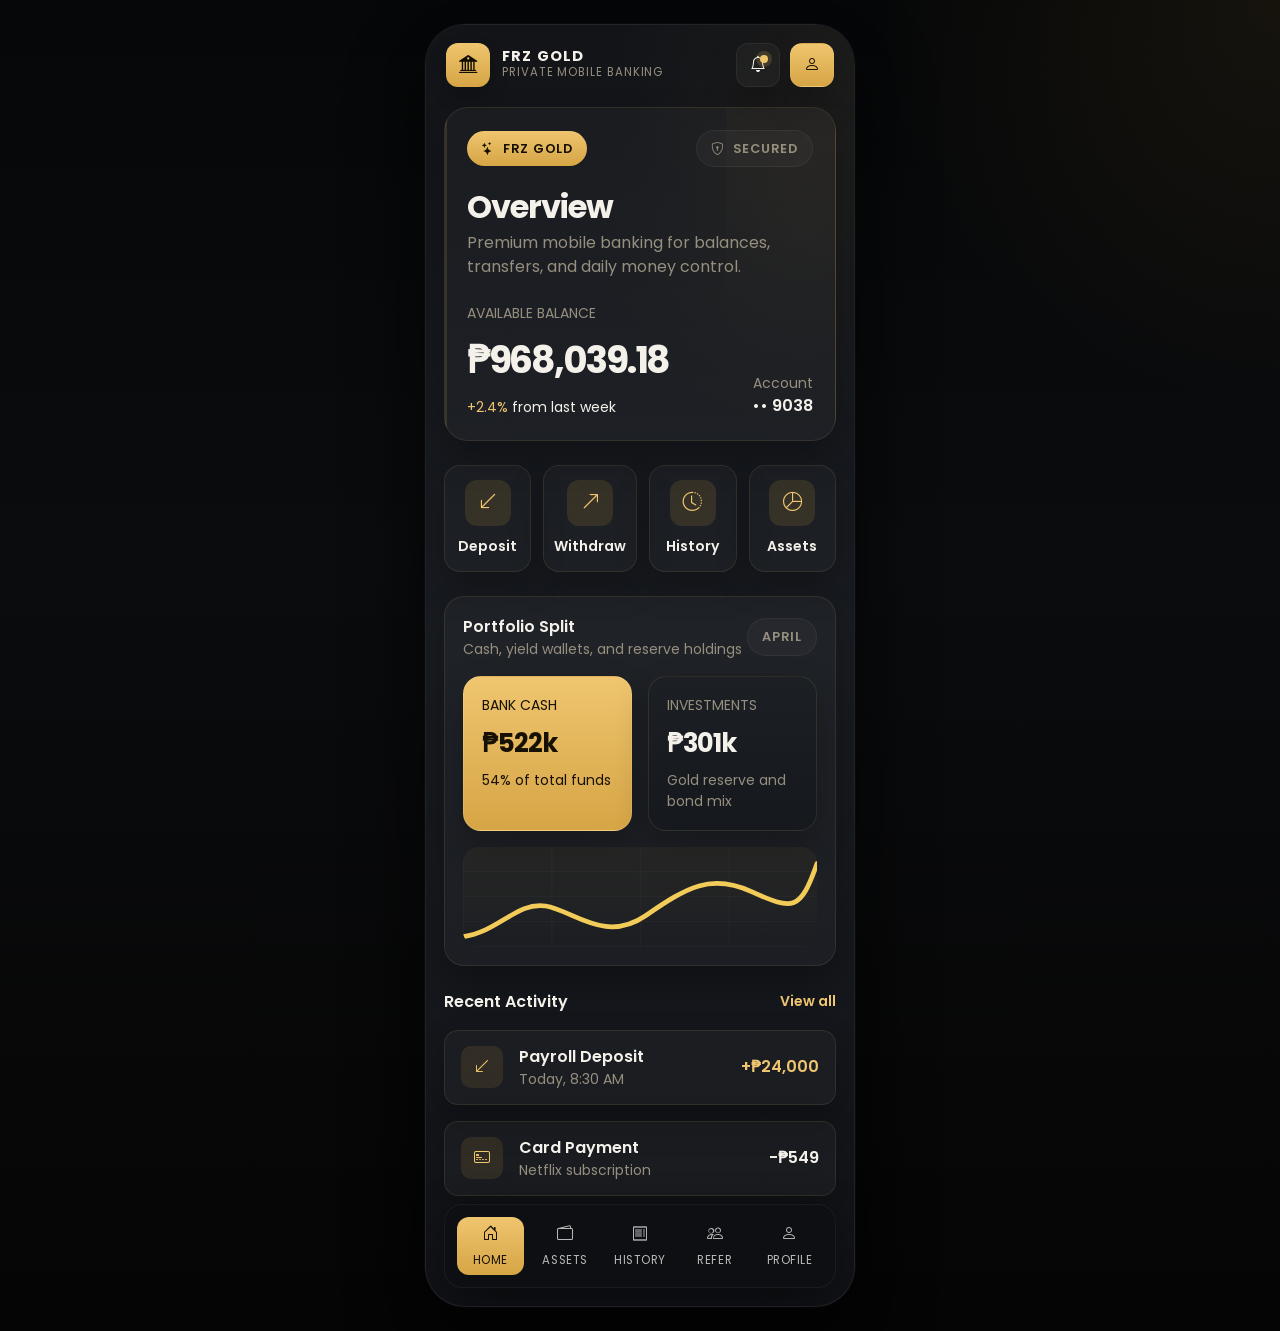
<file: index.html>
<!DOCTYPE html>
<html lang="en">
<head>
  <meta charset="UTF-8">
  <meta name="viewport" content="width=device-width, initial-scale=1.0">
  <title>FRZ Gold Bank | Overview</title>
  <link rel="preconnect" href="https://fonts.googleapis.com">
  <link rel="preconnect" href="https://fonts.gstatic.com" crossorigin>
  <link href="https://fonts.googleapis.com/css2?family=Poppins:wght@400;500;600;700&display=swap" rel="stylesheet">
  <link href="https://cdn.jsdelivr.net/npm/bootstrap@5.3.3/dist/css/bootstrap.min.css" rel="stylesheet">
  <link href="https://cdn.jsdelivr.net/npm/bootstrap-icons@1.11.3/font/bootstrap-icons.min.css" rel="stylesheet">
  <link href="assets/css/styles.css" rel="stylesheet">
</head>
<body data-page="overview">
  <main class="app-shell">
    <div class="phone-frame">
      <div class="screen">
        <div class="floating-accent"></div>
        <div class="top-app-bar">
          <div class="top-brand">
            <span class="top-brand-mark"><i class="bi bi-bank2"></i></span>
            <div class="top-brand-copy">
              <div class="top-brand-name">FRZ Gold</div>
              <div class="top-brand-meta">Private mobile banking</div>
            </div>
          </div>
          <div class="top-app-actions">
            <a class="top-icon-btn" href="transactions.html" aria-label="Notifications">
              <i class="bi bi-bell"></i>
              <span class="top-icon-dot"></span>
            </a>
            <a class="top-icon-btn is-user" href="profile.html" aria-label="Profile">
              <i class="bi bi-person"></i>
            </a>
          </div>
        </div>
        <section class="hero-card mt-2">
          <div class="d-flex align-items-center justify-content-between mb-4">
            <div>
              <span class="brand-chip"><i class="bi bi-stars"></i> FRZ Gold</span>
            </div>
            <span class="soft-chip"><i class="bi bi-shield-lock"></i> Secured</span>
          </div>
          <div class="section-title mb-2">Overview</div>
          <p class="section-subtitle mb-4">Premium mobile banking for balances, transfers, and daily money control.</p>
          <div class="d-flex justify-content-between align-items-end">
            <div>
              <div class="text-uppercase small muted mb-2">Available Balance</div>
              <div class="balance-figure">₱968,039.18</div>
              <div class="small mt-2"><span class="gold-text">+2.4%</span> from last week</div>
            </div>
            <div class="text-end">
              <div class="small muted">Account</div>
              <div class="fw-semibold">•• 9038</div>
            </div>
          </div>
        </section>

        <section class="mt-4">
          <div class="quick-actions">
            <a class="action-card" href="deposit.html">
              <div class="action-icon"><i class="bi bi-arrow-down-left"></i></div>
              <div class="small fw-semibold">Deposit</div>
            </a>
            <a class="action-card" href="withdraw.html">
              <div class="action-icon"><i class="bi bi-arrow-up-right"></i></div>
              <div class="small fw-semibold">Withdraw</div>
            </a>
            <a class="action-card" href="transactions.html">
              <div class="action-icon"><i class="bi bi-clock-history"></i></div>
              <div class="small fw-semibold">History</div>
            </a>
            <a class="action-card" href="assets.html">
              <div class="action-icon"><i class="bi bi-pie-chart"></i></div>
              <div class="small fw-semibold">Assets</div>
            </a>
          </div>
        </section>

        <section class="section-panel mt-4">
          <div class="d-flex justify-content-between align-items-center mb-3">
            <div>
              <div class="fw-semibold">Portfolio Split</div>
              <div class="small muted">Cash, yield wallets, and reserve holdings</div>
            </div>
            <span class="soft-chip">April</span>
          </div>
          <div class="row g-3">
            <div class="col-6">
              <div class="metric-card gold-surface h-100">
                <div class="small text-uppercase mb-2">Bank Cash</div>
                <div class="value">₱522k</div>
                <div class="small mt-2">54% of total funds</div>
              </div>
            </div>
            <div class="col-6">
              <div class="metric-card dark-surface h-100">
                <div class="small text-uppercase muted mb-2">Investments</div>
                <div class="value">₱301k</div>
                <div class="small muted mt-2">Gold reserve and bond mix</div>
              </div>
            </div>
          </div>
          <div class="mini-chart mt-3">
            <svg viewBox="0 0 300 100" preserveAspectRatio="none" aria-hidden="true">
              <path d="M0 76 C30 72, 46 46, 70 50 S120 82, 155 58 S210 22, 245 38 S286 54, 300 14" fill="none" stroke="#f2cb59" stroke-width="4" stroke-linecap="round"/>
            </svg>
          </div>
        </section>

        <section class="mt-4">
          <div class="d-flex justify-content-between align-items-center mb-3">
            <div class="fw-semibold">Recent Activity</div>
            <a class="page-link-inline small" href="transactions.html">View all</a>
          </div>
          <div class="d-grid gap-3">
            <div class="list-row">
              <div class="d-flex align-items-center gap-3">
                <span class="row-icon"><i class="bi bi-arrow-down-left"></i></span>
                <div>
                  <div class="fw-semibold">Payroll Deposit</div>
                  <div class="small muted">Today, 8:30 AM</div>
                </div>
              </div>
              <div class="fw-semibold gold-text">+₱24,000</div>
            </div>
            <div class="list-row">
              <div class="d-flex align-items-center gap-3">
                <span class="row-icon"><i class="bi bi-credit-card-2-front"></i></span>
                <div>
                  <div class="fw-semibold">Card Payment</div>
                  <div class="small muted">Netflix subscription</div>
                </div>
              </div>
              <div class="fw-semibold">-₱549</div>
            </div>
          </div>
        </section>

        <nav class="bottom-nav">
          <a class="nav-item-mobile" data-page="overview" href="index.html"><i class="bi bi-house-door"></i><span>Home</span></a>
          <a class="nav-item-mobile" data-page="assets" href="assets.html"><i class="bi bi-wallet2"></i><span>Assets</span></a>
          <a class="nav-item-mobile" data-page="transactions" href="transactions.html"><i class="bi bi-receipt"></i><span>History</span></a>
          <a class="nav-item-mobile" data-page="referrals" href="referrals.html"><i class="bi bi-people"></i><span>Refer</span></a>
          <a class="nav-item-mobile" data-page="profile" href="profile.html"><i class="bi bi-person"></i><span>Profile</span></a>
        </nav>
      </div>
    </div>
  </main>
  <script src="assets/js/app.js"></script>
</body>
</html>
</file>
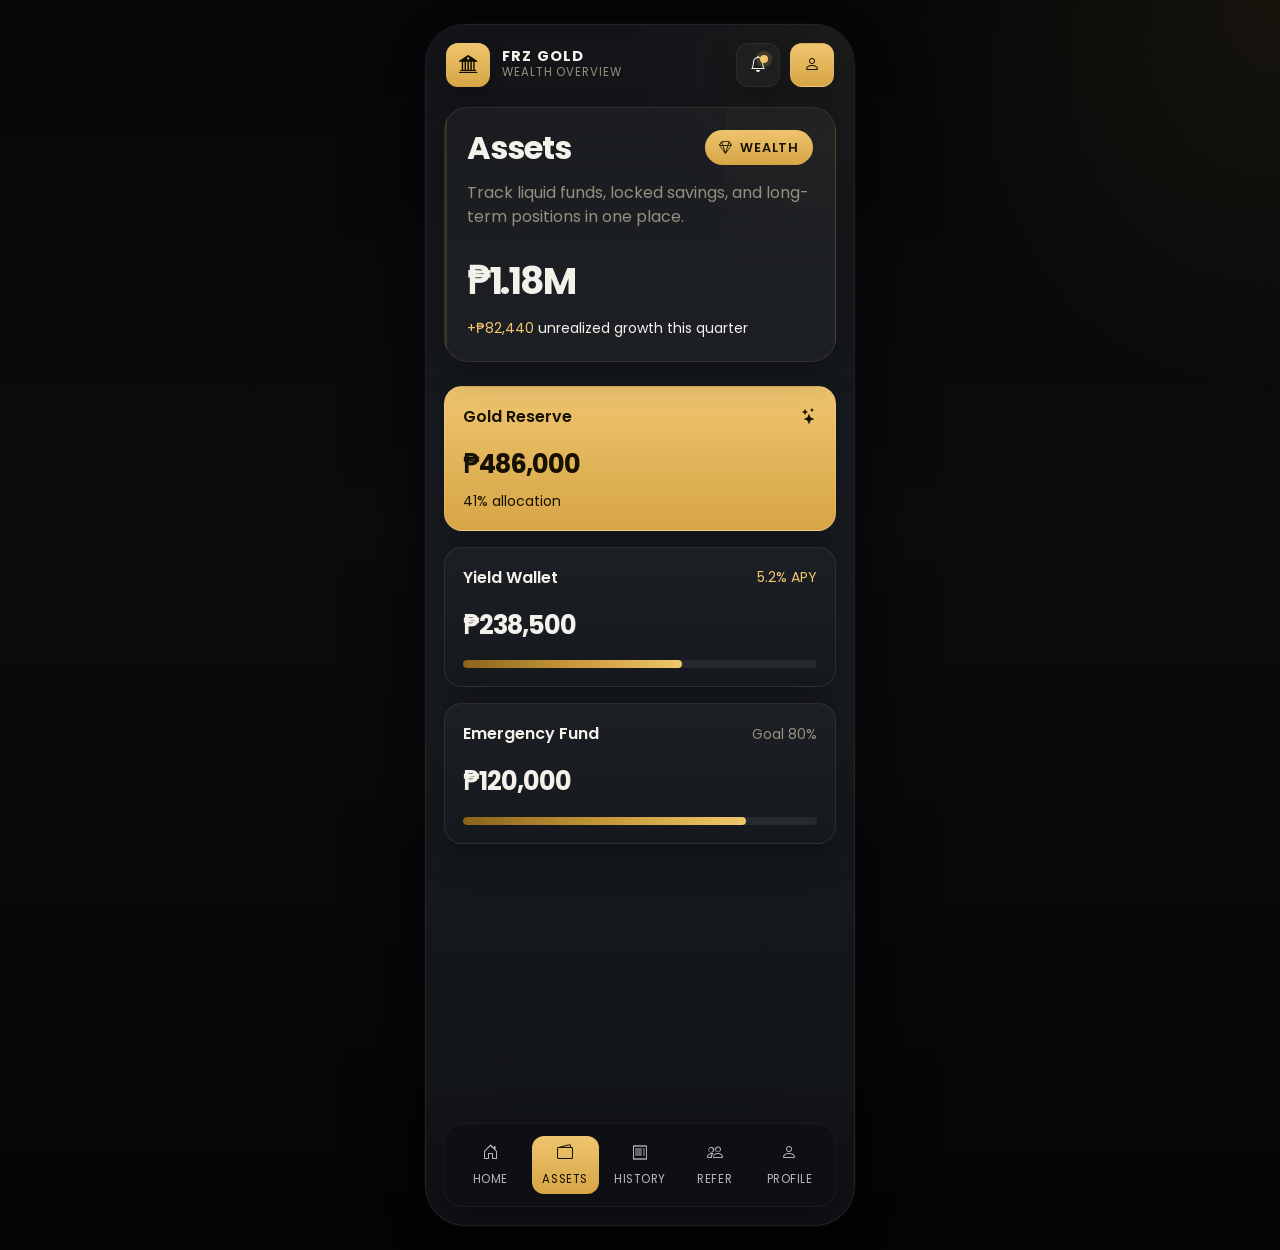
<file: assets.html>
<!DOCTYPE html>
<html lang="en">
<head>
  <meta charset="UTF-8">
  <meta name="viewport" content="width=device-width, initial-scale=1.0">
  <title>FRZ Gold Bank | Assets</title>
  <link rel="preconnect" href="https://fonts.googleapis.com">
  <link rel="preconnect" href="https://fonts.gstatic.com" crossorigin>
  <link href="https://fonts.googleapis.com/css2?family=Poppins:wght@400;500;600;700&display=swap" rel="stylesheet">
  <link href="https://cdn.jsdelivr.net/npm/bootstrap@5.3.3/dist/css/bootstrap.min.css" rel="stylesheet">
  <link href="https://cdn.jsdelivr.net/npm/bootstrap-icons@1.11.3/font/bootstrap-icons.min.css" rel="stylesheet">
  <link href="assets/css/styles.css" rel="stylesheet">
</head>
<body data-page="assets">
  <main class="app-shell">
    <div class="phone-frame">
      <div class="screen">
        <div class="top-app-bar">
          <div class="top-brand">
            <span class="top-brand-mark"><i class="bi bi-bank2"></i></span>
            <div class="top-brand-copy">
              <div class="top-brand-name">FRZ Gold</div>
              <div class="top-brand-meta">Wealth overview</div>
            </div>
          </div>
          <div class="top-app-actions">
            <a class="top-icon-btn" href="transactions.html" aria-label="Notifications">
              <i class="bi bi-bell"></i>
              <span class="top-icon-dot"></span>
            </a>
            <a class="top-icon-btn is-user" href="profile.html" aria-label="Profile">
              <i class="bi bi-person"></i>
            </a>
          </div>
        </div>
        <section class="hero-card mt-3">
          <div class="d-flex justify-content-between align-items-center mb-3">
            <div class="section-title">Assets</div>
            <span class="brand-chip"><i class="bi bi-gem"></i> Wealth</span>
          </div>
          <p class="section-subtitle mb-4">Track liquid funds, locked savings, and long-term positions in one place.</p>
          <div class="balance-figure">₱1.18M</div>
          <div class="small mt-2"><span class="gold-text">+₱82,440</span> unrealized growth this quarter</div>
        </section>

        <section class="mt-4 d-grid gap-3">
          <div class="account-card gold-surface">
            <div class="d-flex justify-content-between align-items-center mb-3">
              <div class="fw-semibold">Gold Reserve</div>
              <i class="bi bi-stars"></i>
            </div>
            <div class="value">₱486,000</div>
            <div class="small mt-2">41% allocation</div>
          </div>
          <div class="account-card dark-surface">
            <div class="d-flex justify-content-between align-items-center mb-3">
              <div class="fw-semibold">Yield Wallet</div>
              <span class="small gold-text">5.2% APY</span>
            </div>
            <div class="value">₱238,500</div>
            <div class="progress-thin mt-3"><span style="width: 62%"></span></div>
          </div>
          <div class="account-card dark-surface">
            <div class="d-flex justify-content-between align-items-center mb-3">
              <div class="fw-semibold">Emergency Fund</div>
              <span class="small muted">Goal 80%</span>
            </div>
            <div class="value">₱120,000</div>
            <div class="progress-thin mt-3"><span style="width: 80%"></span></div>
          </div>
        </section>

        <nav class="bottom-nav">
          <a class="nav-item-mobile" data-page="overview" href="index.html"><i class="bi bi-house-door"></i><span>Home</span></a>
          <a class="nav-item-mobile active" data-page="assets" href="assets.html"><i class="bi bi-wallet2"></i><span>Assets</span></a>
          <a class="nav-item-mobile" data-page="transactions" href="transactions.html"><i class="bi bi-receipt"></i><span>History</span></a>
          <a class="nav-item-mobile" data-page="referrals" href="referrals.html"><i class="bi bi-people"></i><span>Refer</span></a>
          <a class="nav-item-mobile" data-page="profile" href="profile.html"><i class="bi bi-person"></i><span>Profile</span></a>
        </nav>
      </div>
    </div>
  </main>
  <script src="assets/js/app.js"></script>
</body>
</html>
</file>
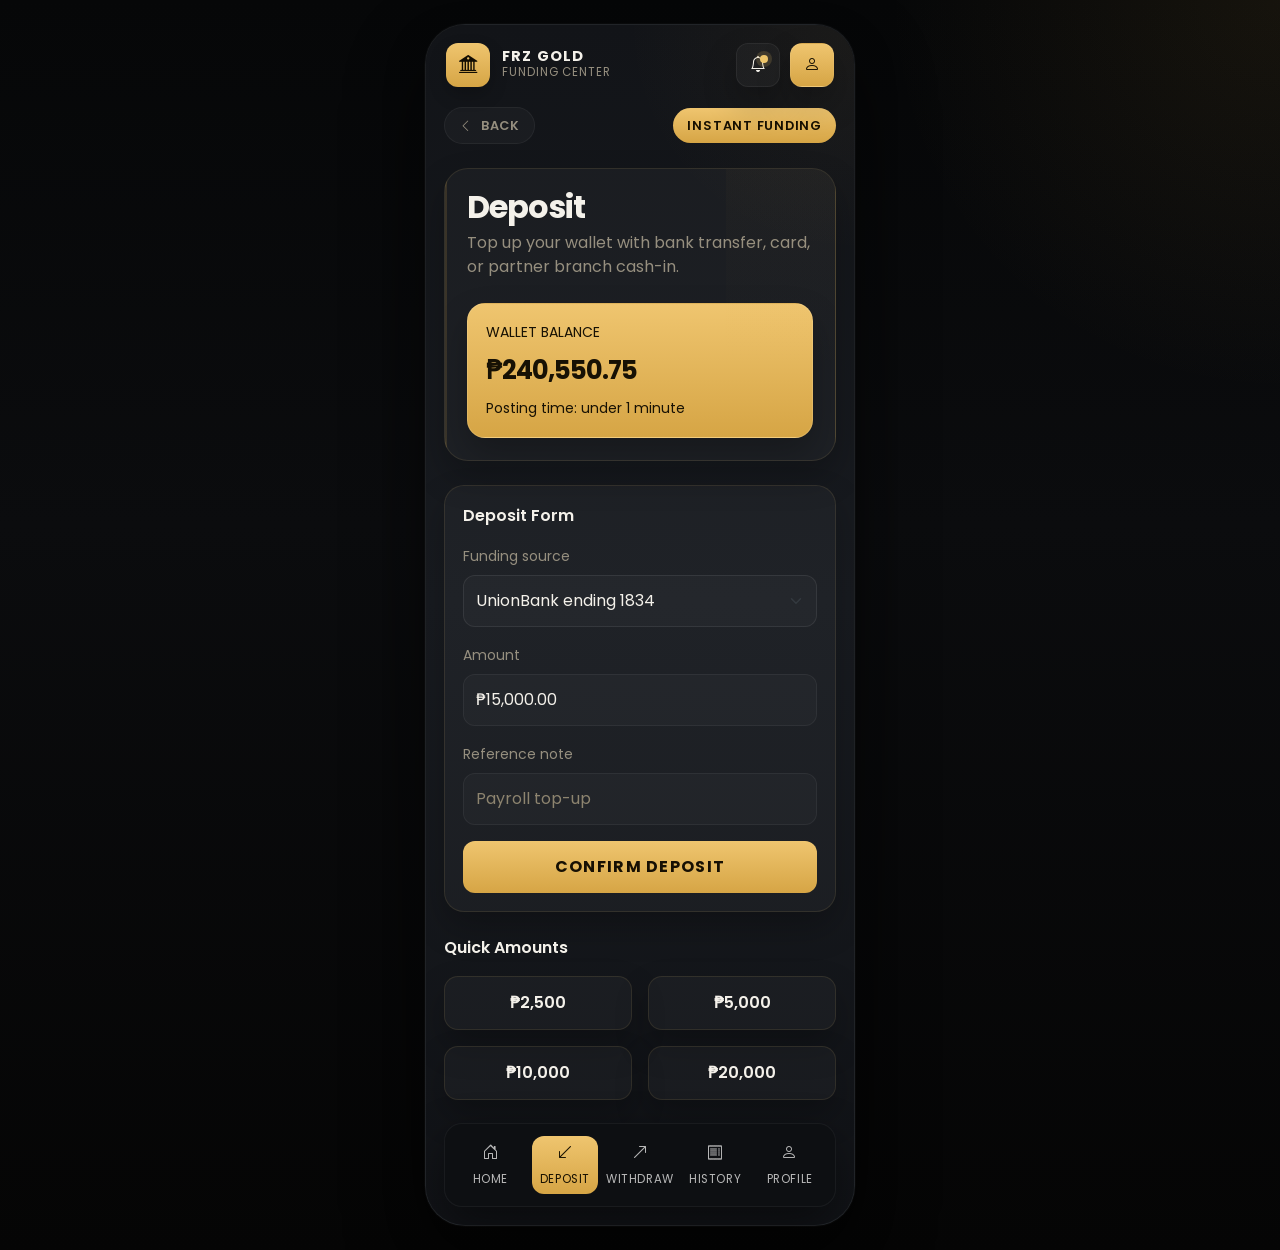
<file: deposit.html>
<!DOCTYPE html>
<html lang="en">
<head>
  <meta charset="UTF-8">
  <meta name="viewport" content="width=device-width, initial-scale=1.0">
  <title>FRZ Gold Bank | Deposit</title>
  <link rel="preconnect" href="https://fonts.googleapis.com">
  <link rel="preconnect" href="https://fonts.gstatic.com" crossorigin>
  <link href="https://fonts.googleapis.com/css2?family=Poppins:wght@400;500;600;700&display=swap" rel="stylesheet">
  <link href="https://cdn.jsdelivr.net/npm/bootstrap@5.3.3/dist/css/bootstrap.min.css" rel="stylesheet">
  <link href="https://cdn.jsdelivr.net/npm/bootstrap-icons@1.11.3/font/bootstrap-icons.min.css" rel="stylesheet">
  <link href="assets/css/styles.css" rel="stylesheet">
</head>
<body data-page="deposit">
  <main class="app-shell">
    <div class="phone-frame">
      <div class="screen">
        <div class="top-app-bar">
          <div class="top-brand">
            <span class="top-brand-mark"><i class="bi bi-bank2"></i></span>
            <div class="top-brand-copy">
              <div class="top-brand-name">FRZ Gold</div>
              <div class="top-brand-meta">Funding center</div>
            </div>
          </div>
          <div class="top-app-actions">
            <a class="top-icon-btn" href="transactions.html" aria-label="Notifications">
              <i class="bi bi-bell"></i>
              <span class="top-icon-dot"></span>
            </a>
            <a class="top-icon-btn is-user" href="profile.html" aria-label="Profile">
              <i class="bi bi-person"></i>
            </a>
          </div>
        </div>
        <div class="d-flex justify-content-between align-items-center mt-3 mb-4">
          <a class="soft-chip" href="index.html"><i class="bi bi-chevron-left"></i> Back</a>
          <span class="brand-chip">Instant Funding</span>
        </div>

        <section class="hero-card">
          <div class="section-title mb-2">Deposit</div>
          <p class="section-subtitle mb-4">Top up your wallet with bank transfer, card, or partner branch cash-in.</p>
          <div class="metric-card gold-surface">
            <div class="small text-uppercase mb-2">Wallet Balance</div>
            <div class="value">₱240,550.75</div>
            <div class="small mt-2">Posting time: under 1 minute</div>
          </div>
        </section>

        <section class="section-panel mt-4">
          <div class="fw-semibold mb-3">Deposit Form</div>
          <div class="d-grid gap-3">
            <div>
              <label class="form-label small muted">Funding source</label>
              <select class="form-select">
                <option>UnionBank ending 1834</option>
                <option>BPI Debit ending 5204</option>
                <option>Cash pickup partner</option>
              </select>
            </div>
            <div>
              <label class="form-label small muted">Amount</label>
              <input class="form-control" type="text" value="₱15,000.00">
            </div>
            <div>
              <label class="form-label small muted">Reference note</label>
              <input class="form-control" type="text" placeholder="Payroll top-up">
            </div>
            <button class="btn btn-gold">Confirm Deposit</button>
          </div>
        </section>

        <section class="mt-4">
          <div class="fw-semibold mb-3">Quick Amounts</div>
          <div class="row g-3">
            <div class="col-6"><div class="list-row justify-content-center fw-semibold">₱2,500</div></div>
            <div class="col-6"><div class="list-row justify-content-center fw-semibold">₱5,000</div></div>
            <div class="col-6"><div class="list-row justify-content-center fw-semibold">₱10,000</div></div>
            <div class="col-6"><div class="list-row justify-content-center fw-semibold">₱20,000</div></div>
          </div>
        </section>

        <nav class="bottom-nav">
          <a class="nav-item-mobile" data-page="overview" href="index.html"><i class="bi bi-house-door"></i><span>Home</span></a>
          <a class="nav-item-mobile active" data-page="deposit" href="deposit.html"><i class="bi bi-arrow-down-left"></i><span>Deposit</span></a>
          <a class="nav-item-mobile" data-page="withdraw" href="withdraw.html"><i class="bi bi-arrow-up-right"></i><span>Withdraw</span></a>
          <a class="nav-item-mobile" data-page="transactions" href="transactions.html"><i class="bi bi-receipt"></i><span>History</span></a>
          <a class="nav-item-mobile" data-page="profile" href="profile.html"><i class="bi bi-person"></i><span>Profile</span></a>
        </nav>
      </div>
    </div>
  </main>
  <script src="assets/js/app.js"></script>
</body>
</html>
</file>
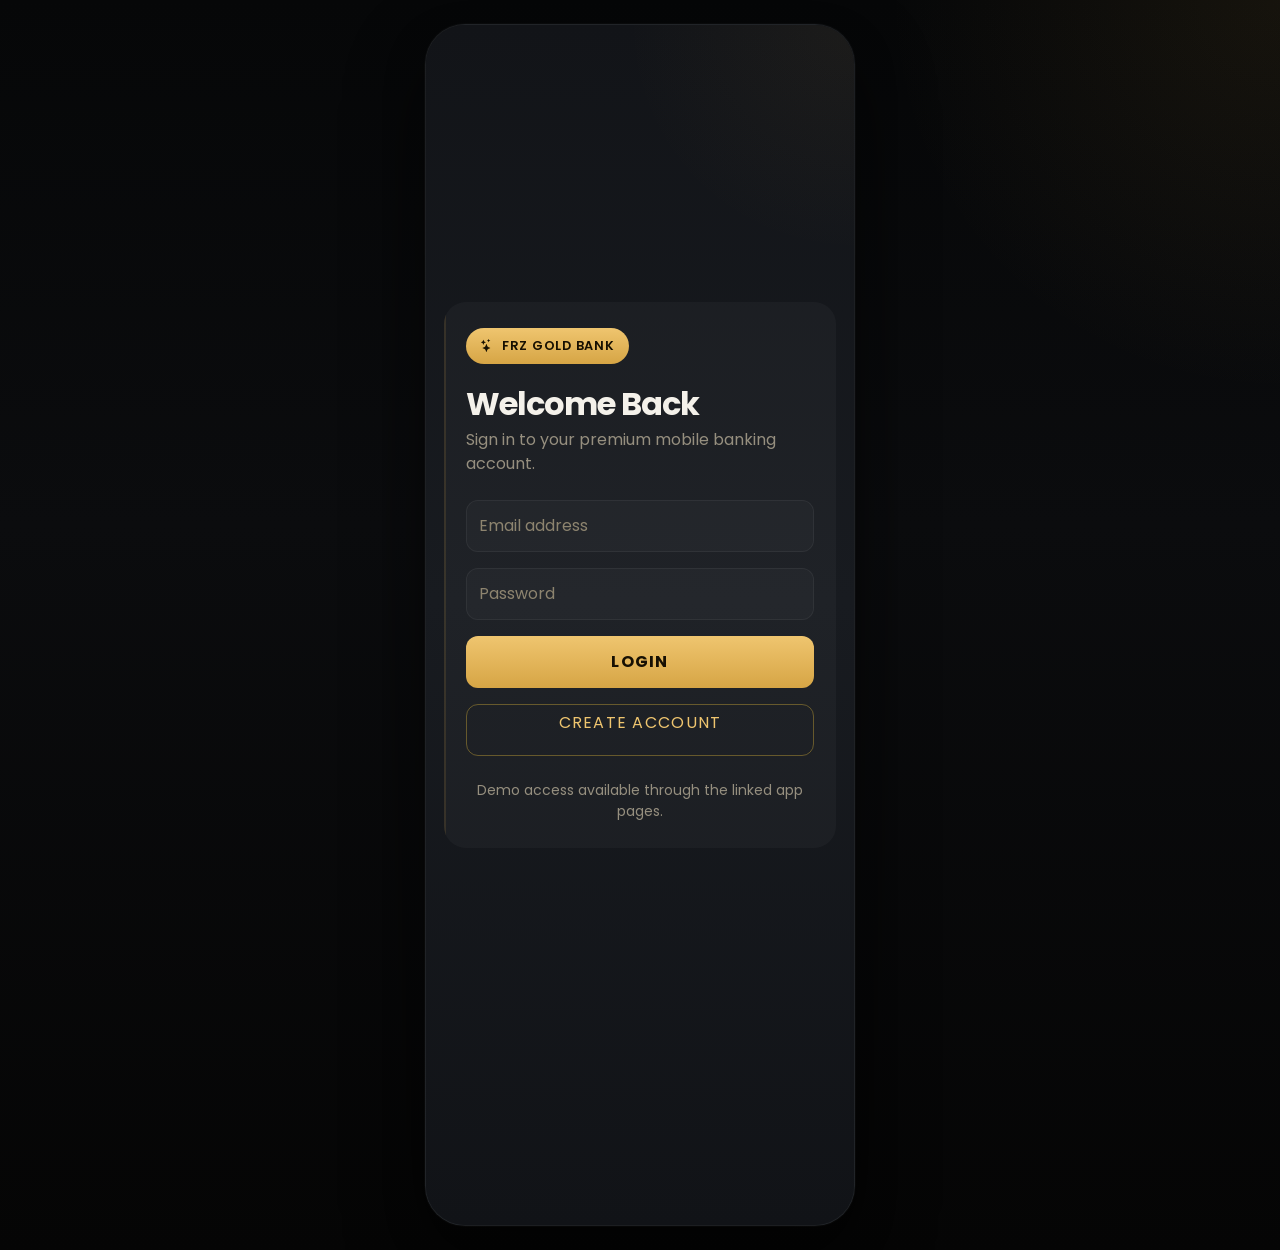
<file: login.html>
<!DOCTYPE html>
<html lang="en">
<head>
  <meta charset="UTF-8">
  <meta name="viewport" content="width=device-width, initial-scale=1.0">
  <title>FRZ Gold Bank | Login</title>
  <link rel="preconnect" href="https://fonts.googleapis.com">
  <link rel="preconnect" href="https://fonts.gstatic.com" crossorigin>
  <link href="https://fonts.googleapis.com/css2?family=Poppins:wght@400;500;600;700&display=swap" rel="stylesheet">
  <link href="https://cdn.jsdelivr.net/npm/bootstrap@5.3.3/dist/css/bootstrap.min.css" rel="stylesheet">
  <link href="https://cdn.jsdelivr.net/npm/bootstrap-icons@1.11.3/font/bootstrap-icons.min.css" rel="stylesheet">
  <link href="assets/css/styles.css" rel="stylesheet">
</head>
<body data-page="login">
  <main class="app-shell">
    <div class="phone-frame">
      <div class="screen auth-screen">
        <div class="auth-card">
          <span class="brand-chip mb-4"><i class="bi bi-stars"></i> FRZ Gold Bank</span>
          <div class="section-title mb-2">Welcome Back</div>
          <p class="section-subtitle mb-4">Sign in to your premium mobile banking account.</p>

          <div class="d-grid gap-3">
            <input class="form-control" type="email" placeholder="Email address">
            <input class="form-control" type="password" placeholder="Password">
            <button class="btn btn-gold">Login</button>
            <a class="btn btn-outline-gold" href="register.html">Create Account</a>
          </div>

          <div class="text-center mt-4 small muted">
            Demo access available through the linked app pages.
          </div>
        </div>
      </div>
    </div>
  </main>
</body>
</html>
</file>
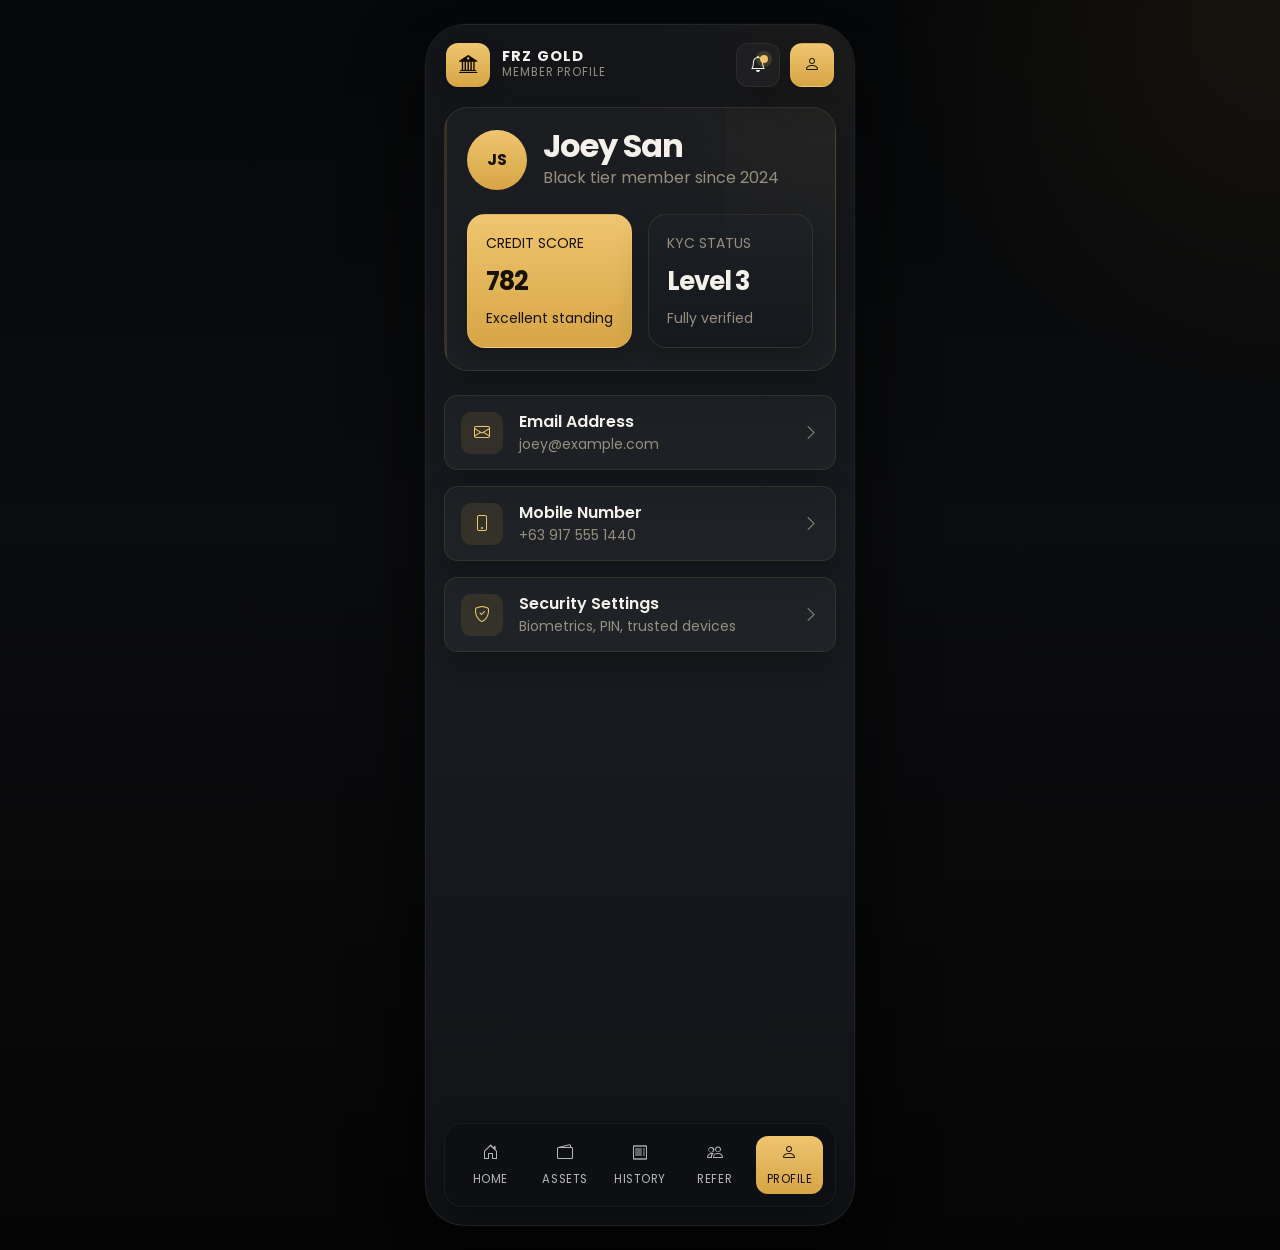
<file: profile.html>
<!DOCTYPE html>
<html lang="en">
<head>
  <meta charset="UTF-8">
  <meta name="viewport" content="width=device-width, initial-scale=1.0">
  <title>FRZ Gold Bank | Profile</title>
  <link rel="preconnect" href="https://fonts.googleapis.com">
  <link rel="preconnect" href="https://fonts.gstatic.com" crossorigin>
  <link href="https://fonts.googleapis.com/css2?family=Poppins:wght@400;500;600;700&display=swap" rel="stylesheet">
  <link href="https://cdn.jsdelivr.net/npm/bootstrap@5.3.3/dist/css/bootstrap.min.css" rel="stylesheet">
  <link href="https://cdn.jsdelivr.net/npm/bootstrap-icons@1.11.3/font/bootstrap-icons.min.css" rel="stylesheet">
  <link href="assets/css/styles.css" rel="stylesheet">
</head>
<body data-page="profile">
  <main class="app-shell">
    <div class="phone-frame">
      <div class="screen">
        <div class="top-app-bar">
          <div class="top-brand">
            <span class="top-brand-mark"><i class="bi bi-bank2"></i></span>
            <div class="top-brand-copy">
              <div class="top-brand-name">FRZ Gold</div>
              <div class="top-brand-meta">Member profile</div>
            </div>
          </div>
          <div class="top-app-actions">
            <a class="top-icon-btn" href="transactions.html" aria-label="Notifications">
              <i class="bi bi-bell"></i>
              <span class="top-icon-dot"></span>
            </a>
            <a class="top-icon-btn is-user" href="profile.html" aria-label="Profile">
              <i class="bi bi-person"></i>
            </a>
          </div>
        </div>
        <section class="hero-card mt-3">
          <div class="d-flex align-items-center gap-3 mb-4">
            <div class="avatar-circle">JS</div>
            <div>
              <div class="section-title fs-2 mb-1">Joey San</div>
              <div class="section-subtitle">Black tier member since 2024</div>
            </div>
          </div>
          <div class="row g-3">
            <div class="col-6">
              <div class="metric-card gold-surface h-100">
                <div class="small text-uppercase mb-2">Credit Score</div>
                <div class="value">782</div>
                <div class="small mt-2">Excellent standing</div>
              </div>
            </div>
            <div class="col-6">
              <div class="metric-card dark-surface h-100">
                <div class="small text-uppercase muted mb-2">KYC Status</div>
                <div class="value">Level 3</div>
                <div class="small muted mt-2">Fully verified</div>
              </div>
            </div>
          </div>
        </section>

        <section class="mt-4 d-grid gap-3">
          <div class="list-row">
            <div class="d-flex align-items-center gap-3">
              <span class="row-icon"><i class="bi bi-envelope"></i></span>
              <div>
                <div class="fw-semibold">Email Address</div>
                <div class="small muted">joey@example.com</div>
              </div>
            </div>
            <i class="bi bi-chevron-right muted"></i>
          </div>
          <div class="list-row">
            <div class="d-flex align-items-center gap-3">
              <span class="row-icon"><i class="bi bi-phone"></i></span>
              <div>
                <div class="fw-semibold">Mobile Number</div>
                <div class="small muted">+63 917 555 1440</div>
              </div>
            </div>
            <i class="bi bi-chevron-right muted"></i>
          </div>
          <div class="list-row">
            <div class="d-flex align-items-center gap-3">
              <span class="row-icon"><i class="bi bi-shield-check"></i></span>
              <div>
                <div class="fw-semibold">Security Settings</div>
                <div class="small muted">Biometrics, PIN, trusted devices</div>
              </div>
            </div>
            <i class="bi bi-chevron-right muted"></i>
          </div>
        </section>

        <nav class="bottom-nav">
          <a class="nav-item-mobile" data-page="overview" href="index.html"><i class="bi bi-house-door"></i><span>Home</span></a>
          <a class="nav-item-mobile" data-page="assets" href="assets.html"><i class="bi bi-wallet2"></i><span>Assets</span></a>
          <a class="nav-item-mobile" data-page="transactions" href="transactions.html"><i class="bi bi-receipt"></i><span>History</span></a>
          <a class="nav-item-mobile" data-page="referrals" href="referrals.html"><i class="bi bi-people"></i><span>Refer</span></a>
          <a class="nav-item-mobile active" data-page="profile" href="profile.html"><i class="bi bi-person"></i><span>Profile</span></a>
        </nav>
      </div>
    </div>
  </main>
  <script src="assets/js/app.js"></script>
</body>
</html>
</file>
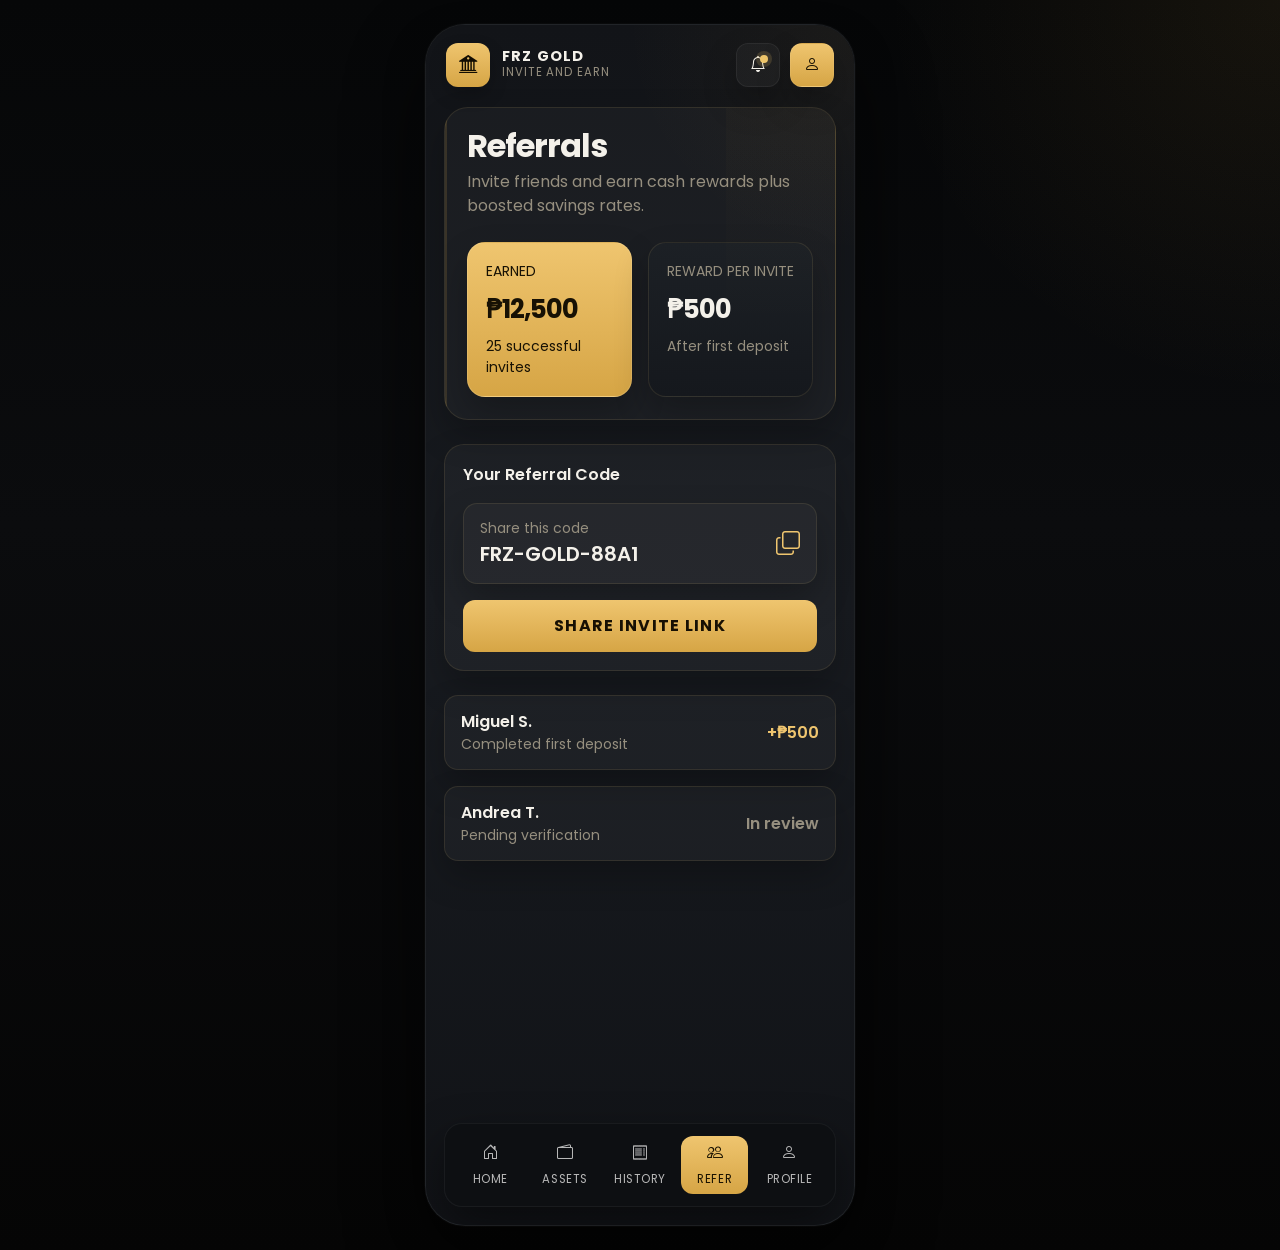
<file: referrals.html>
<!DOCTYPE html>
<html lang="en">
<head>
  <meta charset="UTF-8">
  <meta name="viewport" content="width=device-width, initial-scale=1.0">
  <title>FRZ Gold Bank | Referrals</title>
  <link rel="preconnect" href="https://fonts.googleapis.com">
  <link rel="preconnect" href="https://fonts.gstatic.com" crossorigin>
  <link href="https://fonts.googleapis.com/css2?family=Poppins:wght@400;500;600;700&display=swap" rel="stylesheet">
  <link href="https://cdn.jsdelivr.net/npm/bootstrap@5.3.3/dist/css/bootstrap.min.css" rel="stylesheet">
  <link href="https://cdn.jsdelivr.net/npm/bootstrap-icons@1.11.3/font/bootstrap-icons.min.css" rel="stylesheet">
  <link href="assets/css/styles.css" rel="stylesheet">
</head>
<body data-page="referrals">
  <main class="app-shell">
    <div class="phone-frame">
      <div class="screen">
        <div class="top-app-bar">
          <div class="top-brand">
            <span class="top-brand-mark"><i class="bi bi-bank2"></i></span>
            <div class="top-brand-copy">
              <div class="top-brand-name">FRZ Gold</div>
              <div class="top-brand-meta">Invite and earn</div>
            </div>
          </div>
          <div class="top-app-actions">
            <a class="top-icon-btn" href="transactions.html" aria-label="Notifications">
              <i class="bi bi-bell"></i>
              <span class="top-icon-dot"></span>
            </a>
            <a class="top-icon-btn is-user" href="profile.html" aria-label="Profile">
              <i class="bi bi-person"></i>
            </a>
          </div>
        </div>
        <section class="hero-card mt-3">
          <div class="section-title mb-2">Referrals</div>
          <p class="section-subtitle mb-4">Invite friends and earn cash rewards plus boosted savings rates.</p>
          <div class="row g-3">
            <div class="col-6">
              <div class="metric-card gold-surface h-100">
                <div class="small text-uppercase mb-2">Earned</div>
                <div class="value">₱12,500</div>
                <div class="small mt-2">25 successful invites</div>
              </div>
            </div>
            <div class="col-6">
              <div class="metric-card dark-surface h-100">
                <div class="small text-uppercase muted mb-2">Reward per invite</div>
                <div class="value">₱500</div>
                <div class="small muted mt-2">After first deposit</div>
              </div>
            </div>
          </div>
        </section>

        <section class="section-panel mt-4">
          <div class="fw-semibold mb-3">Your Referral Code</div>
          <div class="list-row mb-3">
            <div>
              <div class="small muted">Share this code</div>
              <div class="fw-semibold fs-5">FRZ-GOLD-88A1</div>
            </div>
            <i class="bi bi-copy gold-text fs-4"></i>
          </div>
          <button class="btn btn-gold w-100">Share Invite Link</button>
        </section>

        <section class="mt-4 d-grid gap-3">
          <div class="list-row">
            <div>
              <div class="fw-semibold">Miguel S.</div>
              <div class="small muted">Completed first deposit</div>
            </div>
            <div class="gold-text fw-semibold">+₱500</div>
          </div>
          <div class="list-row">
            <div>
              <div class="fw-semibold">Andrea T.</div>
              <div class="small muted">Pending verification</div>
            </div>
            <div class="muted fw-semibold">In review</div>
          </div>
        </section>

        <nav class="bottom-nav">
          <a class="nav-item-mobile" data-page="overview" href="index.html"><i class="bi bi-house-door"></i><span>Home</span></a>
          <a class="nav-item-mobile" data-page="assets" href="assets.html"><i class="bi bi-wallet2"></i><span>Assets</span></a>
          <a class="nav-item-mobile" data-page="transactions" href="transactions.html"><i class="bi bi-receipt"></i><span>History</span></a>
          <a class="nav-item-mobile active" data-page="referrals" href="referrals.html"><i class="bi bi-people"></i><span>Refer</span></a>
          <a class="nav-item-mobile" data-page="profile" href="profile.html"><i class="bi bi-person"></i><span>Profile</span></a>
        </nav>
      </div>
    </div>
  </main>
  <script src="assets/js/app.js"></script>
</body>
</html>
</file>
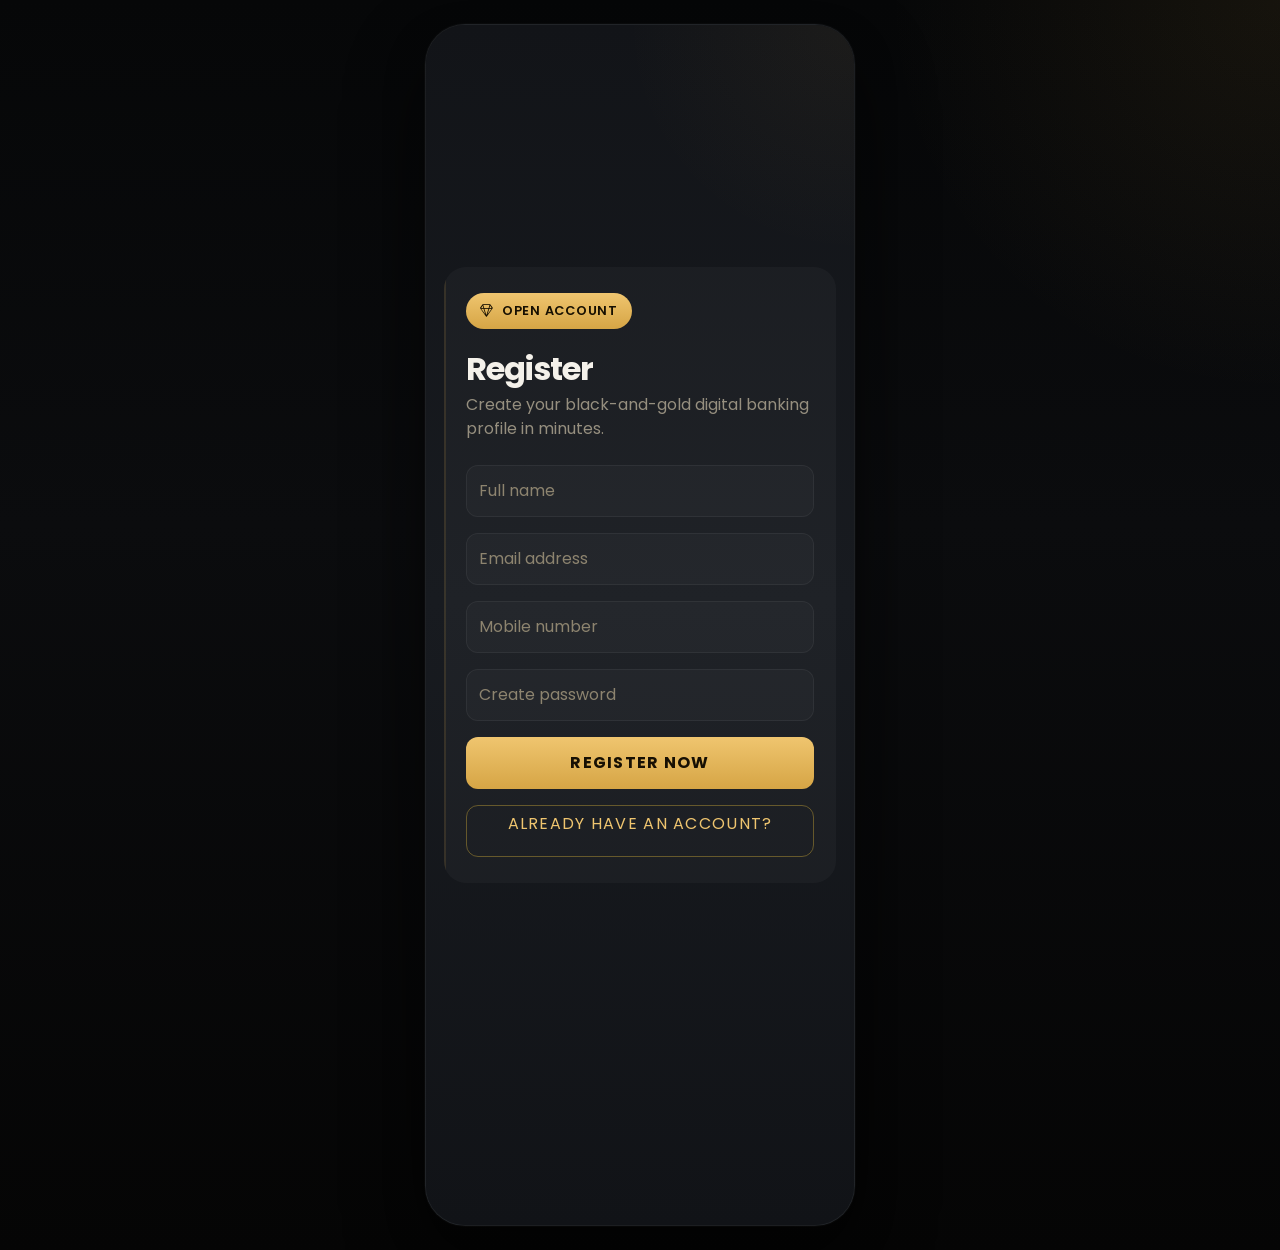
<file: register.html>
<!DOCTYPE html>
<html lang="en">
<head>
  <meta charset="UTF-8">
  <meta name="viewport" content="width=device-width, initial-scale=1.0">
  <title>FRZ Gold Bank | Register</title>
  <link rel="preconnect" href="https://fonts.googleapis.com">
  <link rel="preconnect" href="https://fonts.gstatic.com" crossorigin>
  <link href="https://fonts.googleapis.com/css2?family=Poppins:wght@400;500;600;700&display=swap" rel="stylesheet">
  <link href="https://cdn.jsdelivr.net/npm/bootstrap@5.3.3/dist/css/bootstrap.min.css" rel="stylesheet">
  <link href="https://cdn.jsdelivr.net/npm/bootstrap-icons@1.11.3/font/bootstrap-icons.min.css" rel="stylesheet">
  <link href="assets/css/styles.css" rel="stylesheet">
</head>
<body data-page="register">
  <main class="app-shell">
    <div class="phone-frame">
      <div class="screen auth-screen">
        <div class="auth-card">
          <span class="brand-chip mb-4"><i class="bi bi-gem"></i> Open Account</span>
          <div class="section-title mb-2">Register</div>
          <p class="section-subtitle mb-4">Create your black-and-gold digital banking profile in minutes.</p>

          <div class="d-grid gap-3">
            <input class="form-control" type="text" placeholder="Full name">
            <input class="form-control" type="email" placeholder="Email address">
            <input class="form-control" type="tel" placeholder="Mobile number">
            <input class="form-control" type="password" placeholder="Create password">
            <button class="btn btn-gold">Register Now</button>
            <a class="btn btn-outline-gold" href="login.html">Already have an account?</a>
          </div>
        </div>
      </div>
    </div>
  </main>
</body>
</html>
</file>
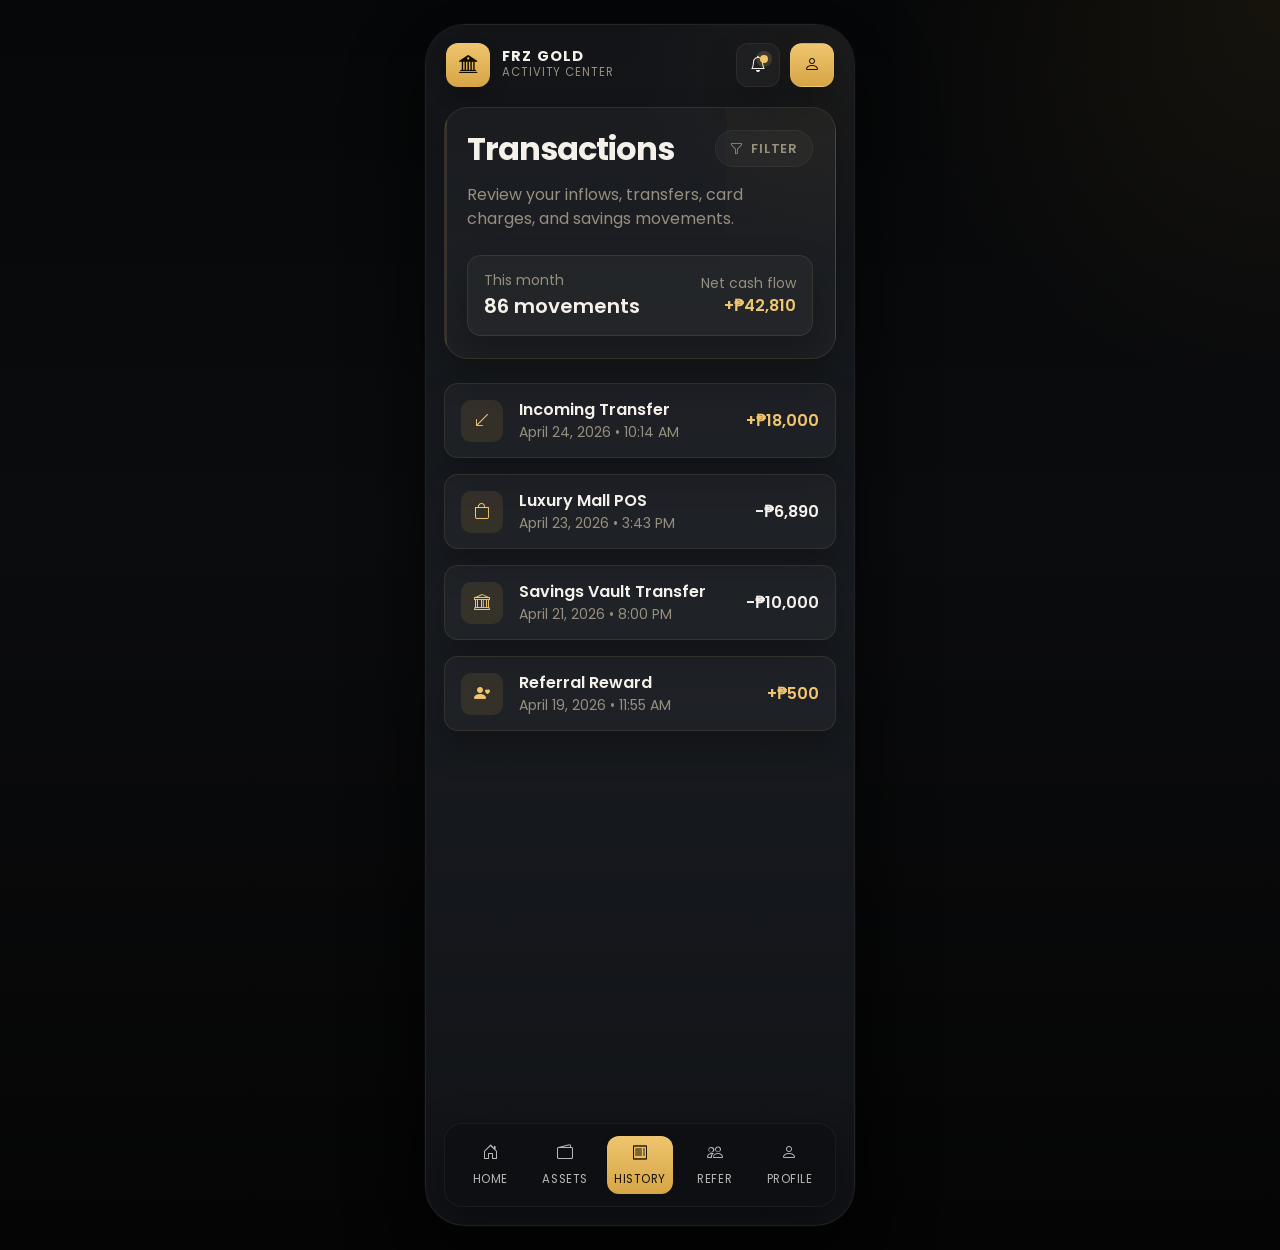
<file: transactions.html>
<!DOCTYPE html>
<html lang="en">
<head>
  <meta charset="UTF-8">
  <meta name="viewport" content="width=device-width, initial-scale=1.0">
  <title>FRZ Gold Bank | Transactions</title>
  <link rel="preconnect" href="https://fonts.googleapis.com">
  <link rel="preconnect" href="https://fonts.gstatic.com" crossorigin>
  <link href="https://fonts.googleapis.com/css2?family=Poppins:wght@400;500;600;700&display=swap" rel="stylesheet">
  <link href="https://cdn.jsdelivr.net/npm/bootstrap@5.3.3/dist/css/bootstrap.min.css" rel="stylesheet">
  <link href="https://cdn.jsdelivr.net/npm/bootstrap-icons@1.11.3/font/bootstrap-icons.min.css" rel="stylesheet">
  <link href="assets/css/styles.css" rel="stylesheet">
</head>
<body data-page="transactions">
  <main class="app-shell">
    <div class="phone-frame">
      <div class="screen">
        <div class="top-app-bar">
          <div class="top-brand">
            <span class="top-brand-mark"><i class="bi bi-bank2"></i></span>
            <div class="top-brand-copy">
              <div class="top-brand-name">FRZ Gold</div>
              <div class="top-brand-meta">Activity center</div>
            </div>
          </div>
          <div class="top-app-actions">
            <a class="top-icon-btn" href="transactions.html" aria-label="Notifications">
              <i class="bi bi-bell"></i>
              <span class="top-icon-dot"></span>
            </a>
            <a class="top-icon-btn is-user" href="profile.html" aria-label="Profile">
              <i class="bi bi-person"></i>
            </a>
          </div>
        </div>
        <section class="hero-card mt-3">
          <div class="d-flex justify-content-between align-items-center mb-3">
            <div class="section-title">Transactions</div>
            <span class="soft-chip"><i class="bi bi-funnel"></i> Filter</span>
          </div>
          <p class="section-subtitle mb-4">Review your inflows, transfers, card charges, and savings movements.</p>
          <div class="list-row">
            <div>
              <div class="small muted">This month</div>
              <div class="fw-semibold fs-5">86 movements</div>
            </div>
            <div class="text-end">
              <div class="small muted">Net cash flow</div>
              <div class="gold-text fw-semibold">+₱42,810</div>
            </div>
          </div>
        </section>

        <section class="mt-4 d-grid gap-3">
          <div class="list-row">
            <div class="d-flex align-items-center gap-3">
              <span class="row-icon"><i class="bi bi-arrow-down-left"></i></span>
              <div>
                <div class="fw-semibold">Incoming Transfer</div>
                <div class="small muted">April 24, 2026 • 10:14 AM</div>
              </div>
            </div>
            <div class="gold-text fw-semibold">+₱18,000</div>
          </div>
          <div class="list-row">
            <div class="d-flex align-items-center gap-3">
              <span class="row-icon"><i class="bi bi-bag"></i></span>
              <div>
                <div class="fw-semibold">Luxury Mall POS</div>
                <div class="small muted">April 23, 2026 • 3:43 PM</div>
              </div>
            </div>
            <div class="fw-semibold">-₱6,890</div>
          </div>
          <div class="list-row">
            <div class="d-flex align-items-center gap-3">
              <span class="row-icon"><i class="bi bi-bank"></i></span>
              <div>
                <div class="fw-semibold">Savings Vault Transfer</div>
                <div class="small muted">April 21, 2026 • 8:00 PM</div>
              </div>
            </div>
            <div class="fw-semibold">-₱10,000</div>
          </div>
          <div class="list-row">
            <div class="d-flex align-items-center gap-3">
              <span class="row-icon"><i class="bi bi-person-heart"></i></span>
              <div>
                <div class="fw-semibold">Referral Reward</div>
                <div class="small muted">April 19, 2026 • 11:55 AM</div>
              </div>
            </div>
            <div class="gold-text fw-semibold">+₱500</div>
          </div>
        </section>

        <nav class="bottom-nav">
          <a class="nav-item-mobile" data-page="overview" href="index.html"><i class="bi bi-house-door"></i><span>Home</span></a>
          <a class="nav-item-mobile" data-page="assets" href="assets.html"><i class="bi bi-wallet2"></i><span>Assets</span></a>
          <a class="nav-item-mobile active" data-page="transactions" href="transactions.html"><i class="bi bi-receipt"></i><span>History</span></a>
          <a class="nav-item-mobile" data-page="referrals" href="referrals.html"><i class="bi bi-people"></i><span>Refer</span></a>
          <a class="nav-item-mobile" data-page="profile" href="profile.html"><i class="bi bi-person"></i><span>Profile</span></a>
        </nav>
      </div>
    </div>
  </main>
  <script src="assets/js/app.js"></script>
</body>
</html>
</file>
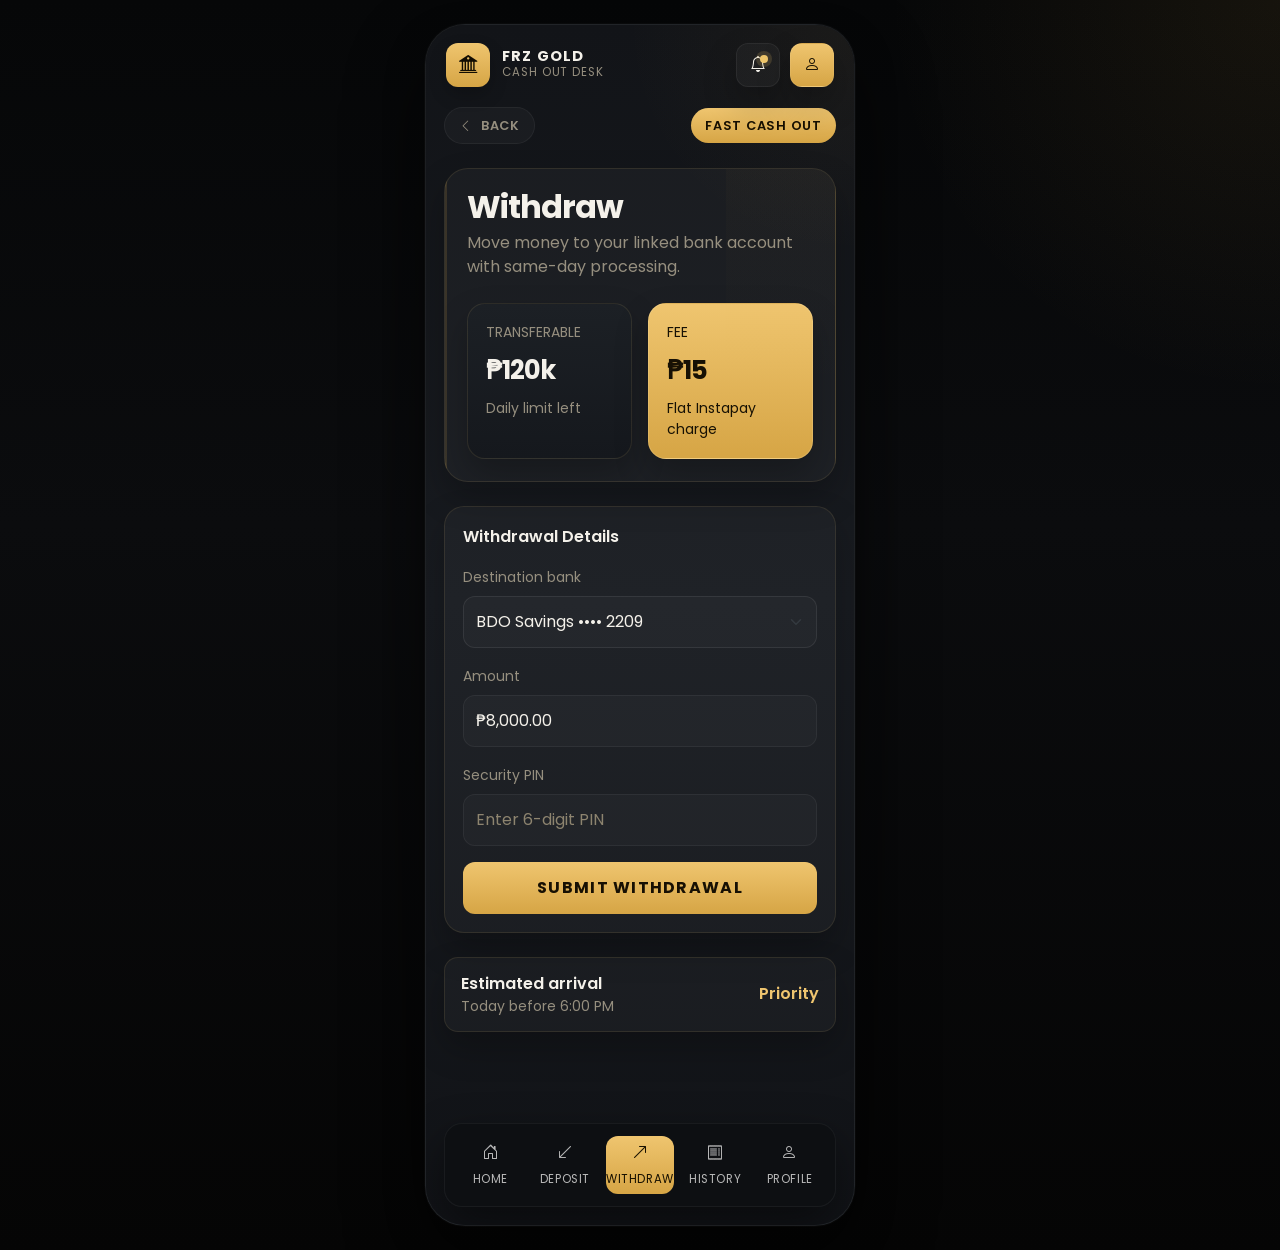
<file: withdraw.html>
<!DOCTYPE html>
<html lang="en">
<head>
  <meta charset="UTF-8">
  <meta name="viewport" content="width=device-width, initial-scale=1.0">
  <title>FRZ Gold Bank | Withdraw</title>
  <link rel="preconnect" href="https://fonts.googleapis.com">
  <link rel="preconnect" href="https://fonts.gstatic.com" crossorigin>
  <link href="https://fonts.googleapis.com/css2?family=Poppins:wght@400;500;600;700&display=swap" rel="stylesheet">
  <link href="https://cdn.jsdelivr.net/npm/bootstrap@5.3.3/dist/css/bootstrap.min.css" rel="stylesheet">
  <link href="https://cdn.jsdelivr.net/npm/bootstrap-icons@1.11.3/font/bootstrap-icons.min.css" rel="stylesheet">
  <link href="assets/css/styles.css" rel="stylesheet">
</head>
<body data-page="withdraw">
  <main class="app-shell">
    <div class="phone-frame">
      <div class="screen">
        <div class="top-app-bar">
          <div class="top-brand">
            <span class="top-brand-mark"><i class="bi bi-bank2"></i></span>
            <div class="top-brand-copy">
              <div class="top-brand-name">FRZ Gold</div>
              <div class="top-brand-meta">Cash out desk</div>
            </div>
          </div>
          <div class="top-app-actions">
            <a class="top-icon-btn" href="transactions.html" aria-label="Notifications">
              <i class="bi bi-bell"></i>
              <span class="top-icon-dot"></span>
            </a>
            <a class="top-icon-btn is-user" href="profile.html" aria-label="Profile">
              <i class="bi bi-person"></i>
            </a>
          </div>
        </div>
        <div class="d-flex justify-content-between align-items-center mt-3 mb-4">
          <a class="soft-chip" href="index.html"><i class="bi bi-chevron-left"></i> Back</a>
          <span class="brand-chip">Fast Cash Out</span>
        </div>

        <section class="hero-card">
          <div class="section-title mb-2">Withdraw</div>
          <p class="section-subtitle mb-4">Move money to your linked bank account with same-day processing.</p>
          <div class="row g-3">
            <div class="col-6">
              <div class="metric-card dark-surface h-100">
                <div class="small text-uppercase muted mb-2">Transferable</div>
                <div class="value">₱120k</div>
                <div class="small muted mt-2">Daily limit left</div>
              </div>
            </div>
            <div class="col-6">
              <div class="metric-card gold-surface h-100">
                <div class="small text-uppercase mb-2">Fee</div>
                <div class="value">₱15</div>
                <div class="small mt-2">Flat Instapay charge</div>
              </div>
            </div>
          </div>
        </section>

        <section class="section-panel mt-4">
          <div class="fw-semibold mb-3">Withdrawal Details</div>
          <div class="d-grid gap-3">
            <div>
              <label class="form-label small muted">Destination bank</label>
              <select class="form-select">
                <option>BDO Savings •••• 2209</option>
                <option>GCash Wallet •••• 7920</option>
                <option>Maya Wallet •••• 5582</option>
              </select>
            </div>
            <div>
              <label class="form-label small muted">Amount</label>
              <input class="form-control" type="text" value="₱8,000.00">
            </div>
            <div>
              <label class="form-label small muted">Security PIN</label>
              <input class="form-control" type="password" placeholder="Enter 6-digit PIN">
            </div>
            <button class="btn btn-gold">Submit Withdrawal</button>
          </div>
        </section>

        <section class="mt-4">
          <div class="list-row">
            <div>
              <div class="fw-semibold">Estimated arrival</div>
              <div class="small muted">Today before 6:00 PM</div>
            </div>
            <span class="gold-text fw-semibold">Priority</span>
          </div>
        </section>

        <nav class="bottom-nav">
          <a class="nav-item-mobile" data-page="overview" href="index.html"><i class="bi bi-house-door"></i><span>Home</span></a>
          <a class="nav-item-mobile" data-page="deposit" href="deposit.html"><i class="bi bi-arrow-down-left"></i><span>Deposit</span></a>
          <a class="nav-item-mobile active" data-page="withdraw" href="withdraw.html"><i class="bi bi-arrow-up-right"></i><span>Withdraw</span></a>
          <a class="nav-item-mobile" data-page="transactions" href="transactions.html"><i class="bi bi-receipt"></i><span>History</span></a>
          <a class="nav-item-mobile" data-page="profile" href="profile.html"><i class="bi bi-person"></i><span>Profile</span></a>
        </nav>
      </div>
    </div>
  </main>
  <script src="assets/js/app.js"></script>
</body>
</html>
</file>
<file: assets/css/styles.css>
:root {
  --bg: #050505;
  --bg-soft: #0f1114;
  --panel: #15181c;
  --panel-2: #1b1f24;
  --line: rgba(255, 214, 128, 0.1);
  --text: #f4f1ea;
  --muted: #968f7f;
  --gold: #d6a545;
  --gold-strong: #efc56f;
  --gold-soft: rgba(214, 165, 69, 0.12);
  --danger: #ca745d;
  --success: #98c28e;
  --shadow: 0 16px 34px rgba(0, 0, 0, 0.24);
  --radius-xl: 24px;
  --radius-lg: 18px;
  --radius-md: 14px;
}

*,
*::before,
*::after {
  box-sizing: border-box;
}

body {
  margin: 0;
  min-height: 100vh;
  font-family: "Poppins", sans-serif;
  color: var(--text);
  background:
    radial-gradient(circle at top right, rgba(214, 165, 69, 0.08), transparent 22%),
    linear-gradient(180deg, #060708 0%, #0b0c0e 42%, #050505 100%);
}

a {
  color: inherit;
  text-decoration: none;
}

.app-shell {
  min-height: 100vh;
  display: flex;
  align-items: center;
  justify-content: center;
  padding: 24px 16px;
}

.phone-frame {
  width: 100%;
  max-width: 430px;
  min-height: 1200px;
  background: linear-gradient(180deg, #101215 0%, #15181c 100%);
  border: 1px solid rgba(255, 255, 255, 0.05);
  border-radius: 40px;
  overflow: hidden;
  position: relative;
  box-shadow:
    0 0 0 1px rgba(255, 255, 255, 0.02),
    0 18px 40px rgba(0, 0, 0, 0.28),
    0 32px 80px rgba(0, 0, 0, 0.46);
}


.screen {
  position: relative;
  min-height: 1200px;
  padding: 10px 18px 110px;
  background:
    radial-gradient(circle at top right, rgba(214, 165, 69, 0.05), transparent 18%),
    linear-gradient(180deg, #121418 0%, #181b20 48%, #111317 100%);
}

.top-app-bar {
  display: flex;
  align-items: center;
  justify-content: space-between;
  gap: 14px;
  min-height: 48px;
  margin: 6px 2px 18px;
  position: relative;
  z-index: 2;
}

.top-brand {
  display: inline-flex;
  align-items: center;
  gap: 12px;
  min-width: 0;
}

.top-brand-mark {
  width: 44px;
  height: 44px;
  border-radius: 12px;
  display: inline-flex;
  align-items: center;
  justify-content: center;
  color: #120d02;
  background: linear-gradient(180deg, #efc56f 0%, #d6a545 100%);
  box-shadow: 0 8px 18px rgba(0, 0, 0, 0.2);
  font-size: 1.15rem;
}

.top-brand-copy {
  min-width: 0;
}

.top-brand-name {
  font-size: 0.92rem;
  font-weight: 700;
  line-height: 1.1;
  letter-spacing: 0.08em;
  text-transform: uppercase;
}

.top-brand-meta {
  font-size: 0.72rem;
  color: var(--muted);
  letter-spacing: 0.08em;
  text-transform: uppercase;
}

.top-app-actions {
  display: flex;
  align-items: center;
  gap: 10px;
}

.top-icon-btn {
  width: 44px;
  height: 44px;
  border-radius: 12px;
  display: inline-flex;
  align-items: center;
  justify-content: center;
  color: var(--text);
  background: rgba(255, 255, 255, 0.03);
  border: 1px solid rgba(255, 255, 255, 0.06);
  box-shadow: var(--shadow);
  position: relative;
}

.top-icon-btn.is-user {
  color: #150f02;
  background: linear-gradient(180deg, #efc56f 0%, #d6a545 100%);
}

.top-icon-dot {
  position: absolute;
  top: 11px;
  right: 11px;
  width: 8px;
  height: 8px;
  border-radius: 50%;
  background: #efc66a;
  box-shadow: 0 0 0 4px rgba(239, 198, 106, 0.16);
}

.hero-card,
.section-panel,
.metric-card,
.account-card,
.list-row,
auth-card,
.action-card {
  border: 1px solid var(--line);
  background: rgba(255, 255, 255, 0.03);
  box-shadow: var(--shadow);
}

.hero-card {
  border-radius: var(--radius-xl);
  padding: 22px;
  overflow: hidden;
  position: relative;
  background:
    linear-gradient(90deg, rgba(214, 165, 69, 0.16) 0 2px, transparent 2px),
    rgba(255, 255, 255, 0.03);
}

.hero-card::after {
  content: "";
  position: absolute;
  inset: 0 0 0 auto;
  width: 28%;
  background: linear-gradient(180deg, rgba(214, 165, 69, 0.04), transparent 72%);
  opacity: 0.65;
}

.brand-chip,
.soft-chip {
  display: inline-flex;
  align-items: center;
  gap: 8px;
  padding: 8px 14px;
  border-radius: 999px;
  font-size: 0.8rem;
  font-weight: 600;
  letter-spacing: 0.06em;
  text-transform: uppercase;
}

.brand-chip {
  color: #160f01;
  background: linear-gradient(180deg, #efc56f 0%, #d6a545 100%);
}

.soft-chip {
  color: var(--muted);
  background: rgba(255, 255, 255, 0.03);
  border: 1px solid rgba(255, 255, 255, 0.05);
}

.section-title {
  font-size: 2rem;
  line-height: 1;
  font-weight: 700;
  letter-spacing: -0.03em;
}

.section-subtitle,
.muted {
  color: var(--muted);
}

.balance-figure {
  font-size: 2.35rem;
  font-weight: 700;
  letter-spacing: -0.06em;
}

.gold-text {
  color: var(--gold-strong);
}

.quick-actions {
  display: grid;
  grid-template-columns: repeat(4, 1fr);
  gap: 12px;
}

.action-card {
  border-radius: 16px;
  padding: 14px 10px;
  text-align: center;
  background: rgba(255, 255, 255, 0.025);
}

.action-icon {
  width: 46px;
  height: 46px;
  display: inline-flex;
  align-items: center;
  justify-content: center;
  border-radius: 12px;
  margin-bottom: 10px;
  background: rgba(214, 165, 69, 0.14);
  color: var(--gold-strong);
  font-size: 1.2rem;
}

.section-panel {
  border-radius: 20px;
  padding: 18px;
}

.metric-card,
.account-card {
  border-radius: 18px;
  padding: 18px;
}

.metric-card.gold-surface,
.account-card.gold-surface {
  background: linear-gradient(180deg, #efc56f 0%, #d6a545 100%);
  color: #171104;
  border-color: rgba(255, 241, 205, 0.16);
}

.metric-card.dark-surface,
.account-card.dark-surface {
  background: linear-gradient(180deg, #1c2025 0%, #15181d 100%);
}

.metric-card .value,
.account-card .value {
  font-size: 1.6rem;
  font-weight: 700;
  letter-spacing: -0.04em;
}

.list-row {
  display: flex;
  align-items: center;
  justify-content: space-between;
  gap: 14px;
  padding: 14px 16px;
  border-radius: 14px;
}

.row-icon {
  width: 42px;
  height: 42px;
  border-radius: 10px;
  display: inline-flex;
  align-items: center;
  justify-content: center;
  background: rgba(214, 165, 69, 0.12);
  color: var(--gold-strong);
}

.progress-thin {
  height: 8px;
  border-radius: 999px;
  background: rgba(255, 255, 255, 0.07);
  overflow: hidden;
}

.progress-thin > span {
  display: block;
  height: 100%;
  border-radius: inherit;
  background: linear-gradient(90deg, #8b641c, #c79839, #efc66a);
}

.bottom-nav {
  position: absolute;
  left: 18px;
  right: 18px;
  bottom: 18px;
  padding: 12px;
  border-radius: 18px;
  background: rgba(14, 16, 19, 0.92);
  border: 1px solid rgba(255, 255, 255, 0.05);
  backdrop-filter: blur(14px);
  display: grid;
  grid-template-columns: repeat(5, 1fr);
  gap: 8px;
  box-shadow: 0 18px 45px rgba(0, 0, 0, 0.45);
}

.nav-item-mobile {
  display: flex;
  flex-direction: column;
  align-items: center;
  justify-content: center;
  gap: 6px;
  min-height: 58px;
  border-radius: 12px;
  color: #b8b8b8;
  font-size: 0.72rem;
  text-transform: uppercase;
  letter-spacing: 0.05em;
}

.nav-item-mobile.active {
  color: #181101;
  background: linear-gradient(180deg, #efc56f 0%, #d6a545 100%);
}

.nav-item-mobile i {
  font-size: 1rem;
}

.auth-screen {
  display: flex;
  align-items: center;
  justify-content: center;
}

.auth-card {
  width: 100%;
  border-radius: 22px;
  padding: 26px 22px;
  background:
    linear-gradient(90deg, rgba(214, 165, 69, 0.14) 0 2px, transparent 2px),
    rgba(255, 255, 255, 0.03);
}

.form-control,
.form-select {
  min-height: 52px;
  border-radius: 12px;
  border-color: rgba(255, 255, 255, 0.08);
  background-color: rgba(255, 255, 255, 0.025);
  color: var(--text);
}

.form-control:focus,
.form-select:focus {
  color: var(--text);
  border-color: rgba(199, 152, 57, 0.5);
  box-shadow: 0 0 0 0.25rem rgba(199, 152, 57, 0.12);
  background-color: rgba(255, 255, 255, 0.04);
}

.form-control::placeholder {
  color: #8d846f;
}

.btn-gold {
  background: linear-gradient(180deg, #efc56f 0%, #d6a545 100%);
  color: #171003;
  border: 0;
  min-height: 52px;
  border-radius: 12px;
  font-weight: 700;
  text-transform: uppercase;
  letter-spacing: 0.08em;
}

.btn-outline-gold {
  color: var(--gold-strong);
  border-color: rgba(212, 175, 55, 0.4);
  min-height: 52px;
  border-radius: 12px;
  text-transform: uppercase;
  letter-spacing: 0.08em;
}

.btn-outline-gold:hover {
  color: #171003;
  background: linear-gradient(180deg, #efc56f 0%, #d6a545 100%);
  border-color: transparent;
}

.mini-chart {
  height: 100px;
  border-radius: 16px;
  background:
    linear-gradient(180deg, rgba(214, 165, 69, 0.06), transparent),
    linear-gradient(90deg, rgba(255, 255, 255, 0.025) 0 1px, transparent 1px 24px),
    linear-gradient(0deg, rgba(255, 255, 255, 0.025) 0 1px, transparent 1px 24px);
  background-size: auto, 25% 100%, 100% 25%;
  position: relative;
  overflow: hidden;
}

.mini-chart svg {
  position: absolute;
  inset: 0;
}

.avatar-circle {
  width: 60px;
  height: 60px;
  border-radius: 50%;
  display: flex;
  align-items: center;
  justify-content: center;
  font-weight: 700;
  color: #171003;
  background: linear-gradient(180deg, #efc56f 0%, #d6a545 100%);
}

.floating-accent {
  position: absolute;
  inset: 0;
  pointer-events: none;
  background: radial-gradient(circle at 88% 16%, rgba(214, 165, 69, 0.07), transparent 18%);
  opacity: 0.5;
}

.page-link-inline {
  color: var(--gold-strong);
  font-weight: 600;
}

@media (max-width: 480px) {
  .app-shell {
    padding: 0;
  }

  .phone-frame {
    max-width: 100%;
    border-radius: 0;
    min-height: 100vh;
  }

  .screen {
    min-height: 100vh;
  }
}
</file>
